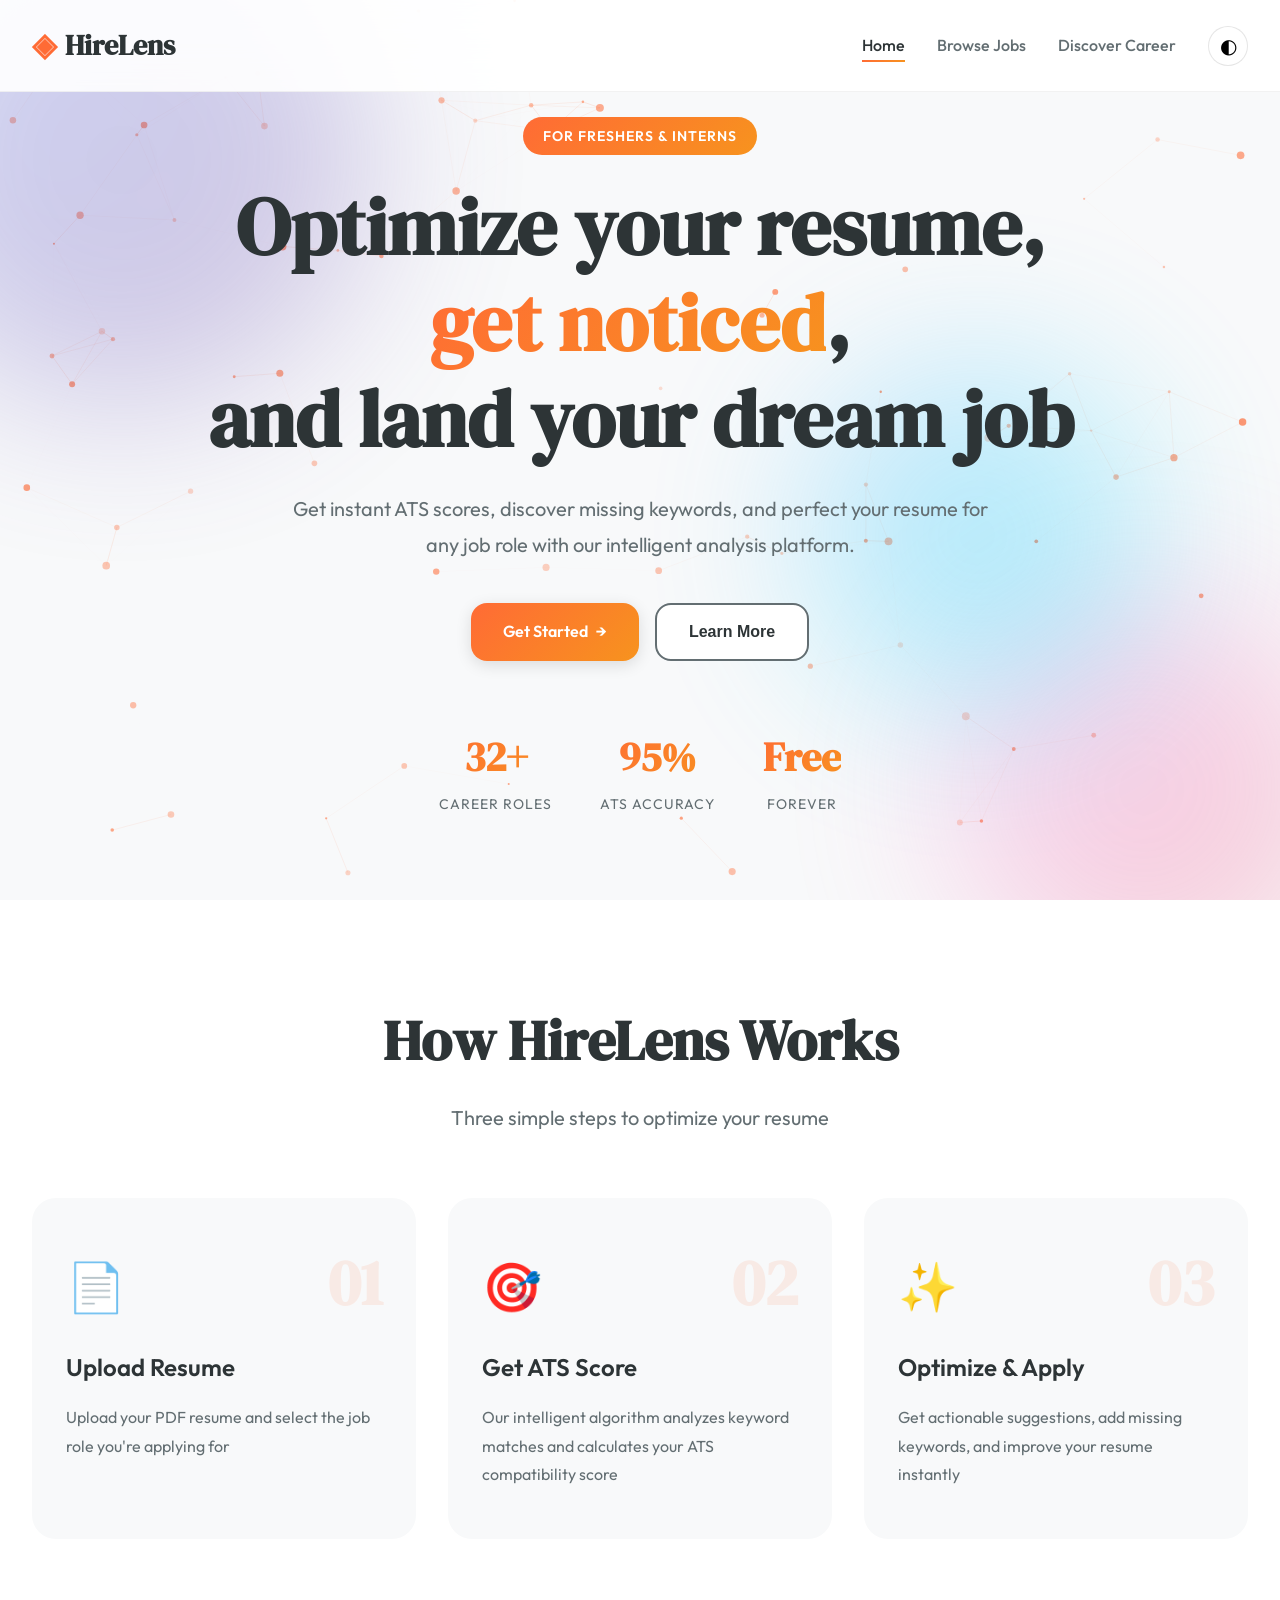
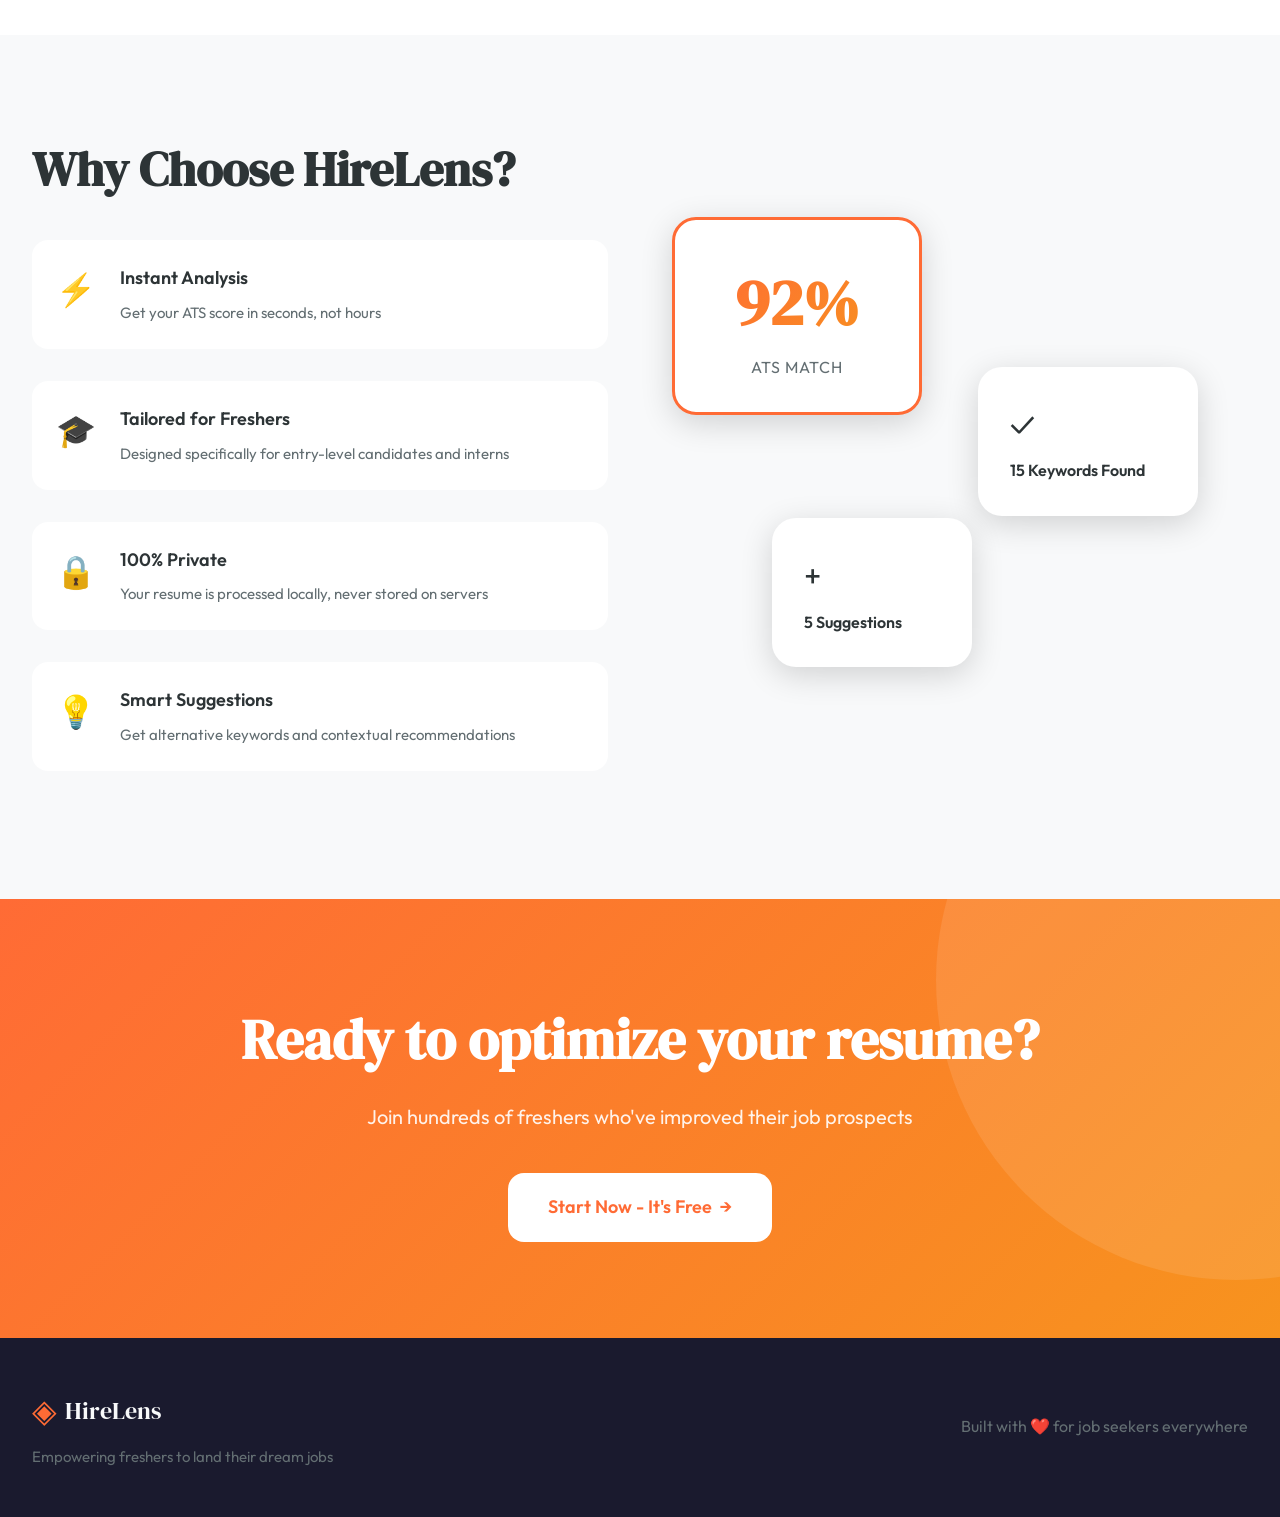
<file: index.html>
<!DOCTYPE html>
<html lang="en">
<head>
    <meta charset="UTF-8">
    <meta name="viewport" content="width=device-width, initial-scale=1.0">
    <title>HireLens - Optimize Your Resume for ATS</title>
    <link rel="stylesheet" href="styles.css">
    <link rel="preconnect" href="https://fonts.googleapis.com">
    <link rel="preconnect" href="https://fonts.gstatic.com" crossorigin>
    <link href="https://fonts.googleapis.com/css2?family=DM+Serif+Display:ital@0;1&family=Outfit:wght@300;400;500;600;700&display=swap" rel="stylesheet">
</head>
<body>
    <!-- Navigation -->
    <nav class="navbar">
        <div class="nav-container">
            <a href="index.html" class="logo">
                <span class="logo-icon">◈</span>
                HireLens
            </a>
            <div class="nav-links">
                <a href="index.html" class="nav-link active">Home</a>
                <a href="jobs.html" class="nav-link">Browse Jobs</a>
                <a href="discover.html" class="nav-link">Discover Career</a>
                <button class="theme-toggle" id="themeToggle" aria-label="Toggle theme">
                    <span class="theme-icon">◐</span>
                </button>
            </div>
        </div>
    </nav>

    <!-- Hero Section -->
    <section class="hero">
        <div class="hero-bg">
            <canvas id="particleCanvas"></canvas>
            <div class="gradient-orb orb-1"></div>
            <div class="gradient-orb orb-2"></div>
            <div class="gradient-orb orb-3"></div>
        </div>
        
        <div class="hero-content">
            <div class="hero-badge fade-in">For Freshers & Interns</div>
            <h1 class="hero-title fade-in-up">
                Optimize your resume,<br>
                <span class="highlight">get noticed</span>,<br>
                and land your dream job
            </h1>
            <p class="hero-subtitle fade-in-up-delay">
                Get instant ATS scores, discover missing keywords, and perfect your resume 
                for any job role with our intelligent analysis platform.
            </p>
            <div class="hero-actions fade-in-up-delay-2">
                <a href="jobs.html" class="btn btn-primary">
                    Get Started
                    <span class="btn-arrow">→</span>
                </a>
                <button class="btn btn-secondary" onclick="scrollToFeatures()">
                    Learn More
                </button>
            </div>
            
            <div class="hero-stats fade-in-up-delay-3">
                <div class="stat">
                    <div class="stat-number">32+</div>
                    <div class="stat-label">Career Roles</div>
                </div>
                <div class="stat">
                    <div class="stat-number">95%</div>
                    <div class="stat-label">ATS Accuracy</div>
                </div>
                <div class="stat">
                    <div class="stat-number">Free</div>
                    <div class="stat-label">Forever</div>
                </div>
            </div>
        </div>
    </section>

    <!-- Features Section -->
    <section class="features" id="features">
        <div class="container">
            <div class="section-header">
                <h2 class="section-title">How HireLens Works</h2>
                <p class="section-subtitle">Three simple steps to optimize your resume</p>
            </div>
            
            <div class="features-grid">
                <div class="feature-card">
                    <div class="feature-icon">📄</div>
                    <h3 class="feature-title">Upload Resume</h3>
                    <p class="feature-description">
                        Upload your PDF resume and select the job role you're applying for
                    </p>
                    <div class="feature-number">01</div>
                </div>
                
                <div class="feature-card">
                    <div class="feature-icon">🎯</div>
                    <h3 class="feature-title">Get ATS Score</h3>
                    <p class="feature-description">
                        Our intelligent algorithm analyzes keyword matches and calculates your ATS compatibility score
                    </p>
                    <div class="feature-number">02</div>
                </div>
                
                <div class="feature-card">
                    <div class="feature-icon">✨</div>
                    <h3 class="feature-title">Optimize & Apply</h3>
                    <p class="feature-description">
                        Get actionable suggestions, add missing keywords, and improve your resume instantly
                    </p>
                    <div class="feature-number">03</div>
                </div>
            </div>
        </div>
    </section>

    <!-- Benefits Section -->
    <section class="benefits">
        <div class="container">
            <div class="benefits-content">
                <div class="benefits-left">
                    <h2 class="benefits-title">Why Choose HireLens?</h2>
                    <div class="benefit-item">
                        <div class="benefit-icon">⚡</div>
                        <div class="benefit-text">
                            <h4>Instant Analysis</h4>
                            <p>Get your ATS score in seconds, not hours</p>
                        </div>
                    </div>
                    <div class="benefit-item">
                        <div class="benefit-icon">🎓</div>
                        <div class="benefit-text">
                            <h4>Tailored for Freshers</h4>
                            <p>Designed specifically for entry-level candidates and interns</p>
                        </div>
                    </div>
                    <div class="benefit-item">
                        <div class="benefit-icon">🔒</div>
                        <div class="benefit-text">
                            <h4>100% Private</h4>
                            <p>Your resume is processed locally, never stored on servers</p>
                        </div>
                    </div>
                    <div class="benefit-item">
                        <div class="benefit-icon">💡</div>
                        <div class="benefit-text">
                            <h4>Smart Suggestions</h4>
                            <p>Get alternative keywords and contextual recommendations</p>
                        </div>
                    </div>
                </div>
                <div class="benefits-right">
                    <div class="benefits-visual">
                        <div class="visual-card card-1">
                            <div class="visual-score">92%</div>
                            <div class="visual-label">ATS Match</div>
                        </div>
                        <div class="visual-card card-2">
                            <div class="visual-icon">✓</div>
                            <div class="visual-text">15 Keywords Found</div>
                        </div>
                        <div class="visual-card card-3">
                            <div class="visual-icon">+</div>
                            <div class="visual-text">5 Suggestions</div>
                        </div>
                    </div>
                </div>
            </div>
        </div>
    </section>

    <!-- CTA Section -->
    <section class="cta">
        <div class="container">
            <div class="cta-content">
                <h2 class="cta-title">Ready to optimize your resume?</h2>
                <p class="cta-subtitle">Join hundreds of freshers who've improved their job prospects</p>
                <a href="jobs.html" class="btn btn-large">
                    Start Now - It's Free
                    <span class="btn-arrow">→</span>
                </a>
            </div>
        </div>
    </section>

    <!-- Footer -->
    <footer class="footer">
        <div class="container">
            <div class="footer-content">
                <div class="footer-left">
                    <div class="footer-logo">
                        <span class="logo-icon">◈</span>
                        HireLens
                    </div>
                    <p class="footer-tagline">Empowering freshers to land their dream jobs</p>
                </div>
                <div class="footer-right">
                    <p class="footer-text">
                        Built with ❤️ for job seekers everywhere
                    </p>
                </div>
            </div>
        </div>
    </footer>

    <script src="particles.js"></script>
    <script src="script.js"></script>
</body>
</html>
</file>
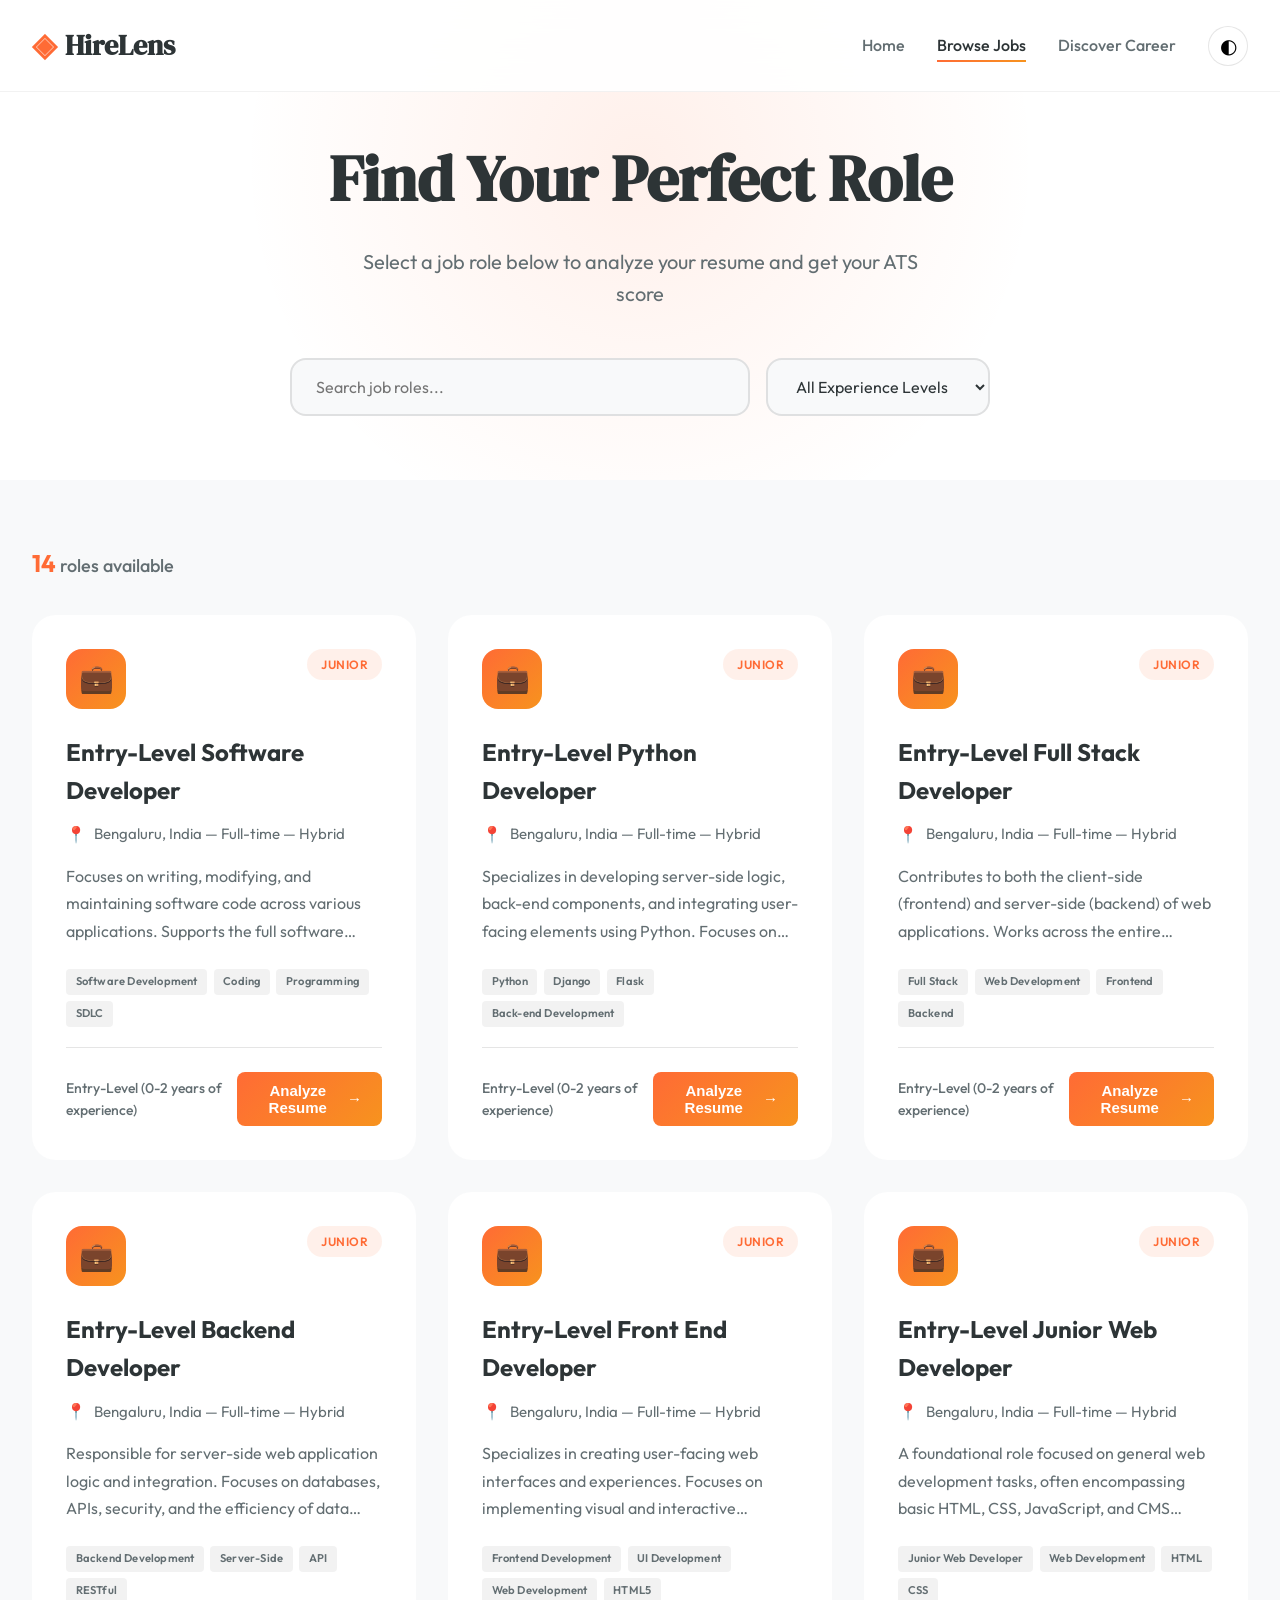
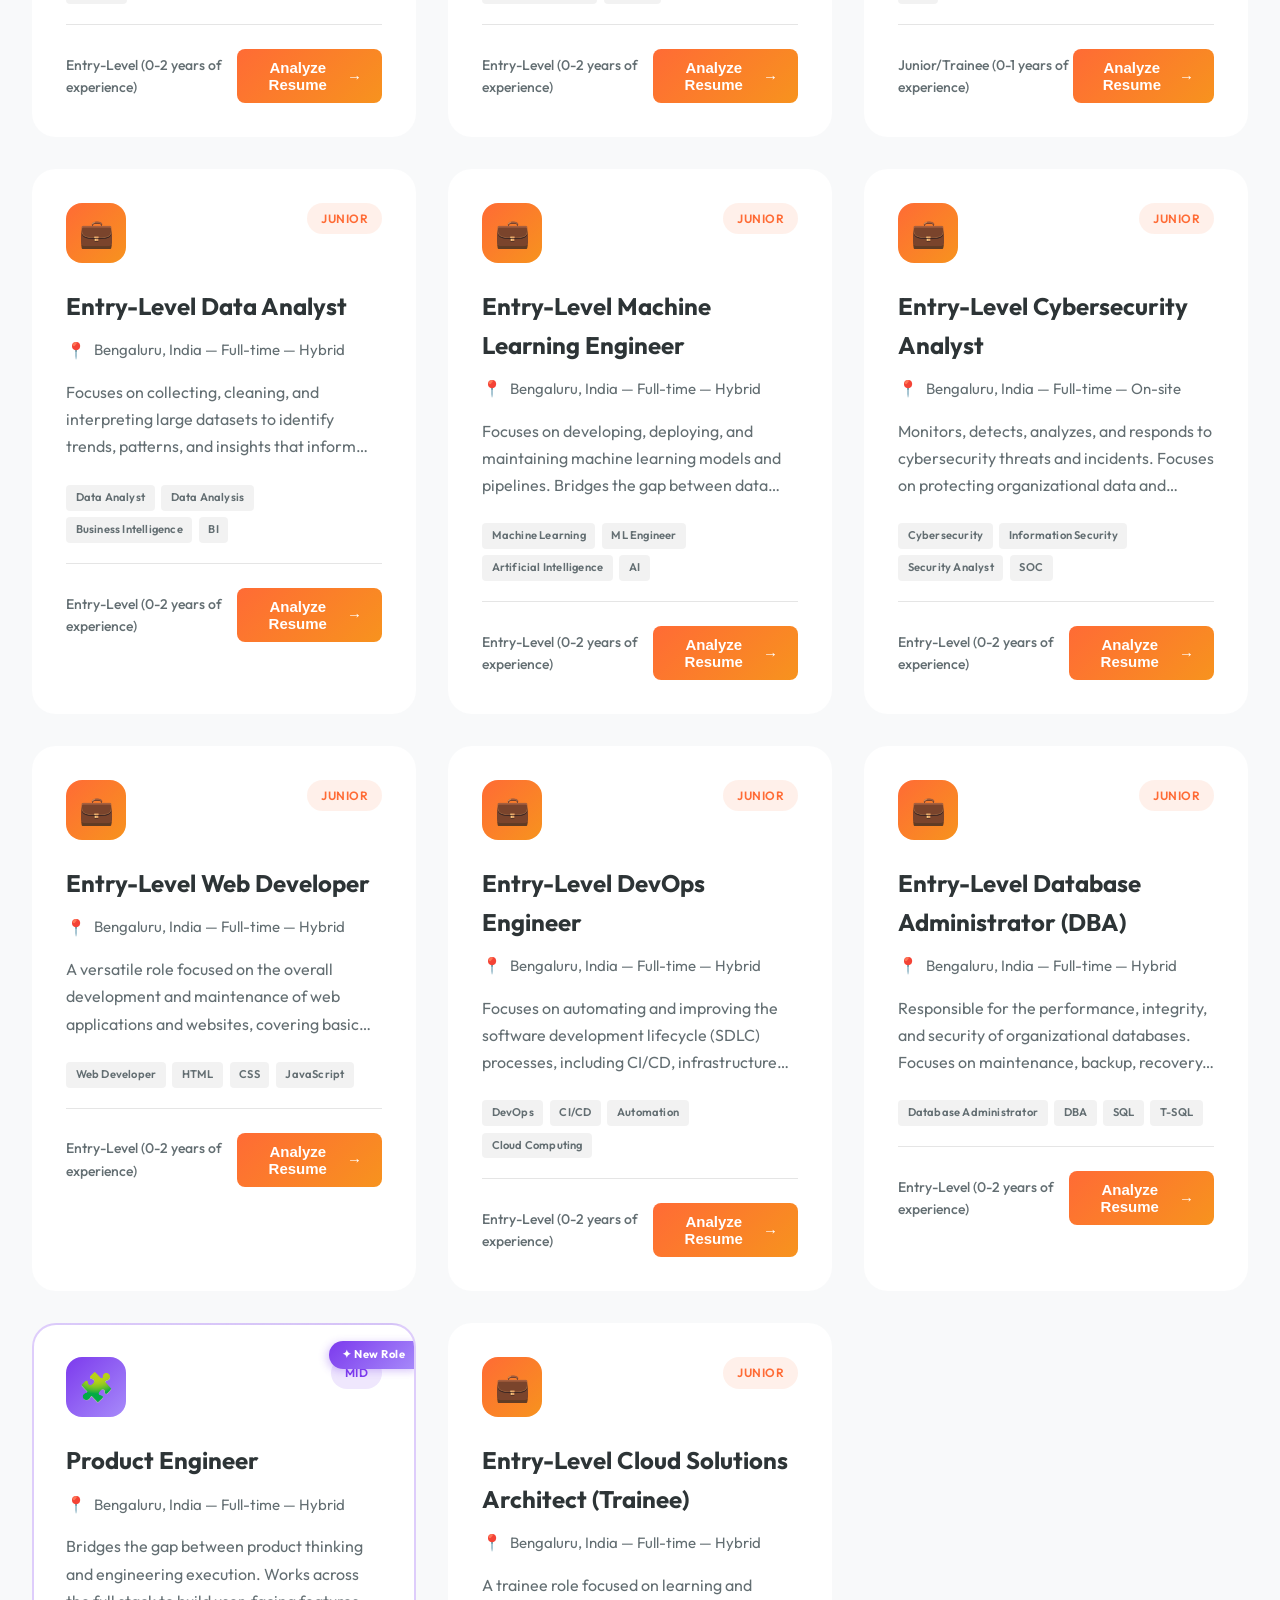
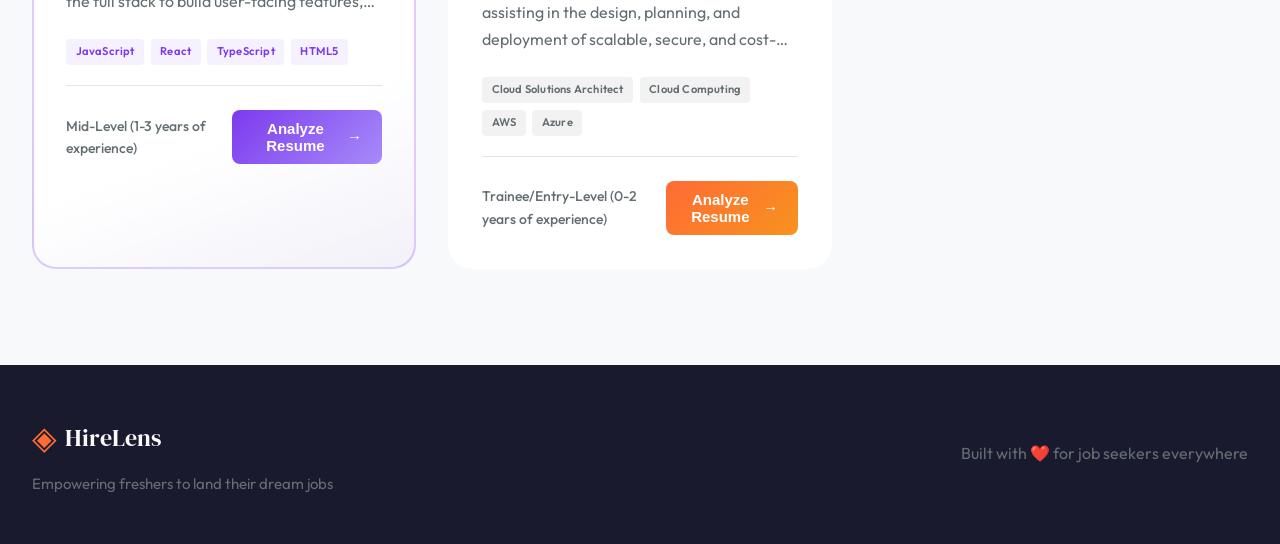
<file: jobs.html>
<!DOCTYPE html>
<html lang="en">
<head>
    <meta charset="UTF-8">
    <meta name="viewport" content="width=device-width, initial-scale=1.0">
    <title>Browse Jobs - HireLens</title>
    <link rel="stylesheet" href="styles.css">
    <link rel="stylesheet" href="jobs.css">
    <link rel="preconnect" href="https://fonts.googleapis.com">
    <link rel="preconnect" href="https://fonts.gstatic.com" crossorigin>
    <link href="https://fonts.googleapis.com/css2?family=DM+Serif+Display:ital@0;1&family=Outfit:wght@300;400;500;600;700&display=swap" rel="stylesheet">
</head>
<body>
    <!-- Navigation -->
    <nav class="navbar">
        <div class="nav-container">
            <a href="index.html" class="logo">
                <span class="logo-icon">◈</span>
                HireLens
            </a>
            <div class="nav-links">
                <a href="index.html" class="nav-link">Home</a>
                <a href="jobs.html" class="nav-link active">Browse Jobs</a>
                <a href="discover.html" class="nav-link ">Discover Career</a>
                <button class="theme-toggle" id="themeToggle" aria-label="Toggle theme">
                    <span class="theme-icon">◐</span>
                </button>
            </div>
        </div>
    </nav>

    <!-- Jobs Header -->
    <section class="jobs-header">
        <div class="container">
            <h1 class="page-title fade-in">Find Your Perfect Role</h1>
            <p class="page-subtitle fade-in-up">
                Select a job role below to analyze your resume and get your ATS score
            </p>
            <div class="search-filter fade-in-up-delay">
                <input type="text" id="searchInput" class="search-input" placeholder="Search job roles...">
                <select id="levelFilter" class="level-filter">
                    <option value="all">All Experience Levels</option>
                    <option value="junior">Junior / Entry Level</option>
                    <option value="mid">Mid-Level</option>
                    <option value="senior">Senior</option>
                </select>
            </div>
        </div>
    </section>

    <!-- Jobs Grid -->
    <section class="jobs-section">
        <div class="container">
            <div class="jobs-count">
                <span id="jobCount">14</span> roles available
            </div>
            <div class="jobs-grid" id="jobsGrid">
                <!-- Jobs will be dynamically inserted here -->
            </div>
        </div>
    </section>

    <!-- Footer -->
    <footer class="footer">
        <div class="container">
            <div class="footer-content">
                <div class="footer-left">
                    <div class="footer-logo">
                        <span class="logo-icon">◈</span>
                        HireLens
                    </div>
                    <p class="footer-tagline">Empowering freshers to land their dream jobs</p>
                </div>
                <div class="footer-right">
                    <p class="footer-text">
                        Built with ❤️ for job seekers everywhere
                    </p>
                </div>
            </div>
        </div>
    </footer>

    <script src="jobDescriptions.js"></script>
    <script src="jobs.js"></script>
    <script src="script.js"></script>
</body>
</html>
</file>
<file: styles.css>
/* ===== CSS VARIABLES ===== */
:root {
    --primary: #ff6b35;
    --primary-dark: #e85a2a;
    --secondary: #f7931e;
    --accent: #004e89;
    --dark: #1a1a2e;
    --dark-alt: #16213e;
    --light: #f8f9fa;
    --text: #2d3436;
    --text-light: #636e72;
    --white: #ffffff;
    --gradient-1: linear-gradient(135deg, #667eea 0%, #764ba2 100%);
    --gradient-2: linear-gradient(135deg, #f093fb 0%, #f5576c 100%);
    --gradient-3: linear-gradient(135deg, #4facfe 0%, #00f2fe 100%);
    --gradient-primary: linear-gradient(135deg, var(--primary) 0%, var(--secondary) 100%);
    --shadow-sm: 0 2px 8px rgba(0, 0, 0, 0.08);
    --shadow-md: 0 4px 16px rgba(0, 0, 0, 0.12);
    --shadow-lg: 0 8px 32px rgba(0, 0, 0, 0.16);
    --shadow-xl: 0 16px 48px rgba(0, 0, 0, 0.2);
    --radius: 16px;
    --radius-sm: 8px;
    --radius-lg: 24px;
    --transition: all 0.3s cubic-bezier(0.4, 0, 0.2, 1);
}

[data-theme="dark"] {
    --light: #1a1a2e;
    --dark: #f8f9fa;
    --dark-alt: #e9ecef;
    --text: #e9ecef;
    --text-light: #adb5bd;
    --white: #16213e;
    --shadow-sm: 0 2px 8px rgba(255, 255, 255, 0.05);
    --shadow-md: 0 4px 16px rgba(255, 255, 255, 0.08);
    --shadow-lg: 0 8px 32px rgba(255, 255, 255, 0.12);
    --shadow-xl: 0 16px 48px rgba(255, 255, 255, 0.16);
}

/* ===== RESET & BASE ===== */
* {
    margin: 0;
    padding: 0;
    box-sizing: border-box;
}

html {
    scroll-behavior: smooth;
    font-size: 16px;
}

body {
    font-family: 'Outfit', -apple-system, BlinkMacSystemFont, 'Segoe UI', sans-serif;
    background: var(--light);
    color: var(--text);
    line-height: 1.6;
    overflow-x: hidden;
    transition: background 0.3s ease, color 0.3s ease;
}

/* ===== NAVIGATION ===== */
.navbar {
    position: fixed;
    top: 0;
    left: 0;
    right: 0;
    z-index: 1000;
    background: rgba(255, 255, 255, 0.9);
    backdrop-filter: blur(20px);
    border-bottom: 1px solid rgba(0, 0, 0, 0.05);
    transition: var(--transition);
}

[data-theme="dark"] .navbar {
    background: rgba(26, 26, 46, 0.9);
    border-bottom: 1px solid rgba(255, 255, 255, 0.05);
}

.nav-container {
    max-width: 1400px;
    margin: 0 auto;
    padding: 1.25rem 2rem;
    display: flex;
    justify-content: space-between;
    align-items: center;
}

.logo {
    font-family: 'DM Serif Display', serif;
    font-size: 1.75rem;
    font-weight: 600;
    color: var(--text);
    text-decoration: none;
    display: flex;
    align-items: center;
    gap: 0.5rem;
    transition: var(--transition);
}

.logo-icon {
    color: var(--primary);
    font-size: 2rem;
    transition: var(--transition);
}

.logo:hover .logo-icon {
    transform: rotate(90deg);
}

.nav-links {
    display: flex;
    align-items: center;
    gap: 2rem;
}

.nav-link {
    color: var(--text-light);
    text-decoration: none;
    font-weight: 500;
    position: relative;
    transition: var(--transition);
}

.nav-link::after {
    content: '';
    position: absolute;
    bottom: -4px;
    left: 0;
    width: 0;
    height: 2px;
    background: var(--gradient-primary);
    transition: width 0.3s ease;
}

.nav-link:hover,
.nav-link.active {
    color: var(--text);
}

.nav-link:hover::after,
.nav-link.active::after {
    width: 100%;
}

.theme-toggle {
    background: var(--white);
    border: 1px solid rgba(0, 0, 0, 0.1);
    border-radius: 50%;
    width: 40px;
    height: 40px;
    display: flex;
    align-items: center;
    justify-content: center;
    cursor: pointer;
    transition: var(--transition);
    font-size: 1.25rem;
}

.theme-toggle:hover {
    transform: rotate(180deg);
    box-shadow: var(--shadow-md);
}

/* ===== HERO SECTION ===== */
.hero {
    position: relative;
    min-height: 100vh;
    display: flex;
    align-items: center;
    justify-content: center;
    padding: 6rem 2rem 4rem;
    overflow: hidden;
}

.hero-bg {
    position: absolute;
    top: 0;
    left: 0;
    width: 100%;
    height: 100%;
    z-index: 0;
}

#particleCanvas {
    position: absolute;
    top: 0;
    left: 0;
    width: 100%;
    height: 100%;
}

.gradient-orb {
    position: absolute;
    border-radius: 50%;
    filter: blur(80px);
    opacity: 0.3;
    animation: float 20s infinite ease-in-out;
}

.orb-1 {
    width: 500px;
    height: 500px;
    background: var(--gradient-1);
    top: -10%;
    left: -10%;
    animation-delay: 0s;
}

.orb-2 {
    width: 400px;
    height: 400px;
    background: var(--gradient-2);
    bottom: -10%;
    right: -5%;
    animation-delay: -7s;
}

.orb-3 {
    width: 350px;
    height: 350px;
    background: var(--gradient-3);
    top: 40%;
    right: 10%;
    animation-delay: -14s;
}

@keyframes float {
    0%, 100% {
        transform: translate(0, 0) scale(1);
    }
    33% {
        transform: translate(30px, -50px) scale(1.1);
    }
    66% {
        transform: translate(-20px, 30px) scale(0.9);
    }
}

.hero-content {
    position: relative;
    z-index: 1;
    max-width: 900px;
    text-align: center;
}

.hero-badge {
    display: inline-block;
    padding: 0.5rem 1.25rem;
    background: var(--gradient-primary);
    color: white;
    border-radius: 50px;
    font-size: 0.875rem;
    font-weight: 600;
    text-transform: uppercase;
    letter-spacing: 1px;
    margin-bottom: 1.5rem;
}

.hero-title {
    font-family: 'DM Serif Display', serif;
    font-size: clamp(2.5rem, 8vw, 5rem);
    line-height: 1.2;
    margin-bottom: 1.5rem;
    color: var(--text);
}

.highlight {
    background: var(--gradient-primary);
    -webkit-background-clip: text;
    -webkit-text-fill-color: transparent;
    background-clip: text;
}

.hero-subtitle {
    font-size: clamp(1rem, 2vw, 1.25rem);
    color: var(--text-light);
    max-width: 700px;
    margin: 0 auto 2.5rem;
    line-height: 1.8;
}

.hero-actions {
    display: flex;
    gap: 1rem;
    justify-content: center;
    flex-wrap: wrap;
    margin-bottom: 4rem;
}

/* ===== BUTTONS ===== */
.btn {
    display: inline-flex;
    align-items: center;
    gap: 0.5rem;
    padding: 1rem 2rem;
    font-size: 1rem;
    font-weight: 600;
    border-radius: var(--radius);
    text-decoration: none;
    border: none;
    cursor: pointer;
    transition: var(--transition);
    position: relative;
    overflow: hidden;
}

.btn-primary {
    background: var(--gradient-primary);
    color: white;
    box-shadow: var(--shadow-md);
}

.btn-primary:hover {
    transform: translateY(-2px);
    box-shadow: var(--shadow-lg);
}

.btn-primary::before {
    content: '';
    position: absolute;
    top: 0;
    left: -100%;
    width: 100%;
    height: 100%;
    background: linear-gradient(90deg, transparent, rgba(255, 255, 255, 0.3), transparent);
    transition: left 0.5s;
}

.btn-primary:hover::before {
    left: 100%;
}

.btn-secondary {
    background: var(--white);
    color: var(--text);
    border: 2px solid var(--text-light);
}

.btn-secondary:hover {
    border-color: var(--primary);
    color: var(--primary);
    transform: translateY(-2px);
}

.btn-large {
    padding: 1.25rem 2.5rem;
    font-size: 1.125rem;
}

.btn-arrow {
    transition: transform 0.3s ease;
}

.btn:hover .btn-arrow {
    transform: translateX(4px);
}

/* ===== STATS ===== */
.hero-stats {
    display: flex;
    justify-content: center;
    gap: 3rem;
    flex-wrap: wrap;
}

.stat {
    text-align: center;
}

.stat-number {
    font-family: 'DM Serif Display', serif;
    font-size: 2.5rem;
    font-weight: 700;
    background: var(--gradient-primary);
    -webkit-background-clip: text;
    -webkit-text-fill-color: transparent;
    background-clip: text;
}

.stat-label {
    font-size: 0.875rem;
    color: var(--text-light);
    text-transform: uppercase;
    letter-spacing: 1px;
    margin-top: 0.25rem;
}

/* ===== ANIMATIONS ===== */
.fade-in {
    animation: fadeIn 0.8s ease-out;
}

.fade-in-up {
    animation: fadeInUp 0.8s ease-out 0.2s backwards;
}

.fade-in-up-delay {
    animation: fadeInUp 0.8s ease-out 0.4s backwards;
}

.fade-in-up-delay-2 {
    animation: fadeInUp 0.8s ease-out 0.6s backwards;
}

.fade-in-up-delay-3 {
    animation: fadeInUp 0.8s ease-out 0.8s backwards;
}

@keyframes fadeIn {
    from {
        opacity: 0;
    }
    to {
        opacity: 1;
    }
}

@keyframes fadeInUp {
    from {
        opacity: 0;
        transform: translateY(30px);
    }
    to {
        opacity: 1;
        transform: translateY(0);
    }
}

/* ===== SECTIONS ===== */
.container {
    max-width: 1400px;
    margin: 0 auto;
    padding: 0 2rem;
}

.section-header {
    text-align: center;
    margin-bottom: 4rem;
}

.section-title {
    font-family: 'DM Serif Display', serif;
    font-size: clamp(2rem, 5vw, 3.5rem);
    margin-bottom: 1rem;
    color: var(--text);
}

.section-subtitle {
    font-size: 1.25rem;
    color: var(--text-light);
}

/* ===== FEATURES SECTION ===== */
.features {
    padding: 6rem 0;
    background: var(--white);
}

.features-grid {
    display: grid;
    grid-template-columns: repeat(auto-fit, minmax(300px, 1fr));
    gap: 2rem;
}

.feature-card {
    position: relative;
    padding: 3rem 2rem;
    background: var(--light);
    border-radius: var(--radius-lg);
    border: 2px solid transparent;
    transition: var(--transition);
    overflow: hidden;
}

.feature-card::before {
    content: '';
    position: absolute;
    top: 0;
    left: 0;
    width: 100%;
    height: 100%;
    background: var(--gradient-primary);
    opacity: 0;
    transition: opacity 0.3s ease;
}

.feature-card:hover {
    transform: translateY(-8px);
    box-shadow: var(--shadow-xl);
    border-color: var(--primary);
}

.feature-card:hover::before {
    opacity: 0.05;
}

.feature-icon {
    font-size: 3rem;
    margin-bottom: 1.5rem;
}

.feature-title {
    font-size: 1.5rem;
    font-weight: 600;
    margin-bottom: 1rem;
    color: var(--text);
}

.feature-description {
    color: var(--text-light);
    line-height: 1.8;
}

.feature-number {
    position: absolute;
    top: 2rem;
    right: 2rem;
    font-family: 'DM Serif Display', serif;
    font-size: 4rem;
    font-weight: 700;
    color: var(--primary);
    opacity: 0.1;
}

/* ===== BENEFITS SECTION ===== */
.benefits {
    padding: 6rem 0;
}

.benefits-content {
    display: grid;
    grid-template-columns: 1fr 1fr;
    gap: 4rem;
    align-items: center;
}

.benefits-title {
    font-family: 'DM Serif Display', serif;
    font-size: clamp(2rem, 4vw, 3rem);
    margin-bottom: 2rem;
    color: var(--text);
}

.benefit-item {
    display: flex;
    gap: 1.5rem;
    margin-bottom: 2rem;
    padding: 1.5rem;
    background: var(--white);
    border-radius: var(--radius);
    transition: var(--transition);
}

.benefit-item:hover {
    transform: translateX(8px);
    box-shadow: var(--shadow-md);
}

.benefit-icon {
    font-size: 2rem;
    flex-shrink: 0;
}

.benefit-text h4 {
    font-size: 1.125rem;
    font-weight: 600;
    margin-bottom: 0.5rem;
    color: var(--text);
}

.benefit-text p {
    color: var(--text-light);
    font-size: 0.9375rem;
}

.benefits-visual {
    position: relative;
    height: 500px;
}

.visual-card {
    position: absolute;
    background: var(--white);
    border-radius: var(--radius-lg);
    padding: 2rem;
    box-shadow: var(--shadow-lg);
    animation: float 6s infinite ease-in-out;
}

.card-1 {
    top: 0;
    left: 0;
    width: 250px;
    text-align: center;
    border: 3px solid var(--primary);
}

.visual-score {
    font-family: 'DM Serif Display', serif;
    font-size: 4rem;
    font-weight: 700;
    background: var(--gradient-primary);
    -webkit-background-clip: text;
    -webkit-text-fill-color: transparent;
    background-clip: text;
}

.visual-label {
    font-size: 1rem;
    color: var(--text-light);
    text-transform: uppercase;
    letter-spacing: 1px;
}

.card-2 {
    top: 150px;
    right: 50px;
    width: 220px;
    animation-delay: -2s;
}

.card-3 {
    bottom: 50px;
    left: 100px;
    width: 200px;
    animation-delay: -4s;
}

.visual-icon {
    font-size: 2rem;
    margin-bottom: 0.5rem;
}

.visual-text {
    font-weight: 600;
    color: var(--text);
}

/* ===== CTA SECTION ===== */
.cta {
    padding: 6rem 0;
    background: var(--gradient-primary);
    position: relative;
    overflow: hidden;
}

.cta::before {
    content: '';
    position: absolute;
    top: -50%;
    right: -20%;
    width: 600px;
    height: 600px;
    background: rgba(255, 255, 255, 0.1);
    border-radius: 50%;
}

.cta-content {
    position: relative;
    z-index: 1;
    text-align: center;
}

.cta-title {
    font-family: 'DM Serif Display', serif;
    font-size: clamp(2rem, 5vw, 3.5rem);
    color: white;
    margin-bottom: 1rem;
}

.cta-subtitle {
    font-size: 1.25rem;
    color: rgba(255, 255, 255, 0.9);
    margin-bottom: 2.5rem;
}

.cta .btn {
    background: white;
    color: var(--primary);
}

.cta .btn:hover {
    transform: translateY(-4px);
    box-shadow: 0 12px 32px rgba(0, 0, 0, 0.2);
}

/* ===== FOOTER ===== */
.footer {
    padding: 3rem 0;
    background: var(--dark);
    color: var(--light);
}

[data-theme="dark"] .footer {
    background: var(--dark-alt);
}

.footer-content {
    display: flex;
    justify-content: space-between;
    align-items: center;
    flex-wrap: wrap;
    gap: 2rem;
}

.footer-logo {
    font-family: 'DM Serif Display', serif;
    font-size: 1.5rem;
    display: flex;
    align-items: center;
    gap: 0.5rem;
    margin-bottom: 0.5rem;
}

.footer-tagline {
    color: var(--text-light);
    font-size: 0.9375rem;
}

.footer-text {
    color: var(--text-light);
}

/* ===== RESPONSIVE ===== */
@media (max-width: 968px) {
    .nav-links {
        gap: 1rem;
    }

    .hero {
        padding: 5rem 1.5rem 3rem;
    }

    .hero-actions {
        flex-direction: column;
        align-items: stretch;
    }

    .btn {
        width: 100%;
        justify-content: center;
    }

    .benefits-content {
        grid-template-columns: 1fr;
        gap: 3rem;
    }

    .benefits-visual {
        height: 400px;
    }

    .footer-content {
        flex-direction: column;
        text-align: center;
    }
}

@media (max-width: 640px) {
    .nav-container {
        padding: 1rem 1.5rem;
    }

    .logo {
        font-size: 1.5rem;
    }

    .nav-link {
        font-size: 0.9375rem;
    }

    .hero-stats {
        gap: 2rem;
    }

    .stat-number {
        font-size: 2rem;
    }

    .features-grid {
        grid-template-columns: 1fr;
    }
}
</file>
<file: jobs.css>
/* ===== JOBS PAGE STYLES ===== */

.jobs-header {
    padding: 8rem 0 4rem;
    text-align: center;
    background: var(--white);
    position: relative;
    overflow: hidden;
}

.jobs-header::before {
    content: '';
    position: absolute;
    top: -50%;
    left: 50%;
    transform: translateX(-50%);
    width: 800px;
    height: 800px;
    background: radial-gradient(circle, rgba(255, 107, 53, 0.1) 0%, transparent 70%);
    pointer-events: none;
}

.page-title {
    font-family: 'DM Serif Display', serif;
    font-size: clamp(2.5rem, 6vw, 4rem);
    margin-bottom: 1rem;
    color: var(--text);
    position: relative;
    z-index: 1;
}

.page-subtitle {
    font-size: 1.25rem;
    color: var(--text-light);
    max-width: 600px;
    margin: 0 auto 3rem;
    position: relative;
    z-index: 1;
}

.search-filter {
    display: flex;
    gap: 1rem;
    max-width: 700px;
    margin: 0 auto;
    position: relative;
    z-index: 1;
}

.search-input,
.level-filter {
    padding: 1rem 1.5rem;
    border: 2px solid rgba(0, 0, 0, 0.1);
    border-radius: var(--radius);
    font-family: 'Outfit', sans-serif;
    font-size: 1rem;
    background: var(--light);
    color: var(--text);
    transition: var(--transition);
}

[data-theme="dark"] .search-input,
[data-theme="dark"] .level-filter {
    border-color: rgba(255, 255, 255, 0.1);
}

.search-input {
    flex: 1;
}

.search-input:focus,
.level-filter:focus {
    outline: none;
    border-color: var(--primary);
    box-shadow: 0 0 0 4px rgba(255, 107, 53, 0.1);
}

.level-filter {
    min-width: 220px;
}

/* Jobs Section */
.jobs-section {
    padding: 4rem 0 6rem;
}

.jobs-count {
    font-size: 1.125rem;
    color: var(--text-light);
    margin-bottom: 2rem;
    font-weight: 500;
}

.jobs-count span {
    color: var(--primary);
    font-weight: 700;
    font-size: 1.5rem;
}

.jobs-grid {
    display: grid;
    grid-template-columns: repeat(auto-fill, minmax(350px, 1fr));
    gap: 2rem;
}

/* Job Cards */
.job-card {
    background: var(--white);
    border-radius: var(--radius-lg);
    padding: 2rem;
    border: 2px solid transparent;
    cursor: pointer;
    transition: var(--transition);
    position: relative;
    overflow: hidden;
}

.job-card::before {
    content: '';
    position: absolute;
    top: 0;
    left: 0;
    width: 100%;
    height: 4px;
    background: var(--gradient-primary);
    transform: scaleX(0);
    transform-origin: left;
    transition: transform 0.3s ease;
}

.job-card:hover::before {
    transform: scaleX(1);
}

.job-card:hover {
    transform: translateY(-8px);
    box-shadow: var(--shadow-xl);
    border-color: var(--primary);
}

.job-card-header {
    display: flex;
    justify-content: space-between;
    align-items: flex-start;
    margin-bottom: 1.5rem;
}

.job-icon {
    width: 60px;
    height: 60px;
    background: var(--gradient-primary);
    border-radius: var(--radius);
    display: flex;
    align-items: center;
    justify-content: center;
    font-size: 1.75rem;
    color: white;
    flex-shrink: 0;
}

.job-badge {
    padding: 0.375rem 0.875rem;
    background: rgba(255, 107, 53, 0.1);
    color: var(--primary);
    border-radius: 50px;
    font-size: 0.75rem;
    font-weight: 600;
    text-transform: uppercase;
    letter-spacing: 0.5px;
}

.job-title {
    font-size: 1.5rem;
    font-weight: 700;
    color: var(--text);
    margin-bottom: 0.75rem;
}

.job-location {
    display: flex;
    align-items: center;
    gap: 0.5rem;
    color: var(--text-light);
    font-size: 0.9375rem;
    margin-bottom: 1rem;
}

.location-icon {
    font-size: 1rem;
}

.job-summary {
    color: var(--text-light);
    line-height: 1.7;
    margin-bottom: 1.5rem;
    display: -webkit-box;
    -webkit-line-clamp: 3;
    -webkit-box-orient: vertical;
    overflow: hidden;
}

.job-card-footer {
    display: flex;
    justify-content: space-between;
    align-items: center;
    padding-top: 1.5rem;
    border-top: 1px solid rgba(0, 0, 0, 0.1);
}

[data-theme="dark"] .job-card-footer {
    border-top-color: rgba(255, 255, 255, 0.1);
}

.job-level {
    font-size: 0.875rem;
    color: var(--text-light);
    font-weight: 500;
}

.analyze-btn {
    padding: 0.625rem 1.25rem;
    background: var(--gradient-primary);
    color: white;
    border: none;
    border-radius: var(--radius-sm);
    font-weight: 600;
    font-size: 0.9375rem;
    cursor: pointer;
    transition: var(--transition);
    display: inline-flex;
    align-items: center;
    gap: 0.5rem;
}

.analyze-btn:hover {
    transform: translateX(4px);
    box-shadow: var(--shadow-md);
}

.arrow-icon {
    transition: transform 0.3s ease;
}

.analyze-btn:hover .arrow-icon {
    transform: translateX(4px);
}

/* Empty State */
.empty-state {
    text-align: center;
    padding: 4rem 2rem;
}

.empty-icon {
    font-size: 4rem;
    margin-bottom: 1rem;
    opacity: 0.3;
}

.empty-title {
    font-size: 1.5rem;
    font-weight: 600;
    color: var(--text);
    margin-bottom: 0.5rem;
}

.empty-text {
    color: var(--text-light);
}

/* Job Icons Mapping */
.icon-software { content: '💻'; }
.icon-python { content: '🐍'; }
.icon-fullstack { content: '⚡'; }
.icon-backend { content: '⚙️'; }
.icon-frontend { content: '🎨'; }
.icon-junior { content: '🌱'; }
.icon-data { content: '📊'; }
.icon-ml { content: '🤖'; }
.icon-security { content: '🔒'; }
.icon-web { content: '🌐'; }
.icon-devops { content: '🚀'; }
.icon-dba { content: '💾'; }
.icon-cloud { content: '☁️'; }

/* Responsive */
@media (max-width: 968px) {
    .search-filter {
        flex-direction: column;
    }

    .level-filter {
        width: 100%;
    }

    .jobs-grid {
        grid-template-columns: repeat(auto-fill, minmax(280px, 1fr));
        gap: 1.5rem;
    }
}

@media (max-width: 640px) {
    .jobs-header {
        padding: 6rem 0 3rem;
    }

    .jobs-grid {
        grid-template-columns: 1fr;
    }

    .job-card {
        padding: 1.5rem;
    }

    .job-card-footer {
        flex-direction: column;
        gap: 1rem;
        align-items: stretch;
    }

    .analyze-btn {
        width: 100%;
        justify-content: center;
    }
}

/* Animation for cards */
@keyframes slideInUp {
    from {
        opacity: 0;
        transform: translateY(30px);
    }
    to {
        opacity: 1;
        transform: translateY(0);
    }
}

.job-card {
    animation: slideInUp 0.6s ease-out backwards;
}

.job-card:nth-child(1) { animation-delay: 0.1s; }
.job-card:nth-child(2) { animation-delay: 0.15s; }
.job-card:nth-child(3) { animation-delay: 0.2s; }
.job-card:nth-child(4) { animation-delay: 0.25s; }
.job-card:nth-child(5) { animation-delay: 0.3s; }
.job-card:nth-child(6) { animation-delay: 0.35s; }
.job-card:nth-child(7) { animation-delay: 0.4s; }
.job-card:nth-child(8) { animation-delay: 0.45s; }
.job-card:nth-child(9) { animation-delay: 0.5s; }
.job-card:nth-child(10) { animation-delay: 0.55s; }
.job-card:nth-child(11) { animation-delay: 0.6s; }
.job-card:nth-child(12) { animation-delay: 0.65s; }
.job-card:nth-child(13) { animation-delay: 0.7s; }

/* ===== PRODUCT ENGINEER & FEATURED CARD ENHANCEMENTS ===== */

/* Featured card variant */
.job-card--featured {
    border-color: rgba(124, 58, 237, 0.25);
    background: linear-gradient(160deg, var(--white) 70%, rgba(124, 58, 237, 0.04) 100%);
}

.job-card--featured:hover {
    border-color: #7c3aed;
    box-shadow: 0 20px 60px rgba(124, 58, 237, 0.15);
}

.job-card--featured::before {
    background: linear-gradient(135deg, #7c3aed 0%, #a78bfa 100%);
}

/* Ribbon badge for new/featured roles */
.job-featured-ribbon {
    position: absolute;
    top: 1rem;
    right: -0.25rem;
    background: linear-gradient(135deg, #7c3aed 0%, #a78bfa 100%);
    color: white;
    font-size: 0.7rem;
    font-weight: 700;
    letter-spacing: 0.5px;
    padding: 0.3rem 0.8rem;
    border-radius: 50px 0 0 50px;
    box-shadow: -2px 2px 8px rgba(124, 58, 237, 0.3);
    z-index: 2;
}

/* Accent button variant */
.analyze-btn--accent {
    background: linear-gradient(135deg, #7c3aed 0%, #a78bfa 100%) !important;
}

/* Skill chips preview row on job cards */
.skill-chips-row {
    display: flex;
    flex-wrap: wrap;
    gap: 0.4rem;
    margin-bottom: 1.25rem;
}

.skill-chip {
    font-size: 0.7rem;
    font-weight: 600;
    padding: 0.25rem 0.6rem;
    background: rgba(0, 0, 0, 0.05);
    color: var(--text-light);
    border-radius: 4px;
    letter-spacing: 0.2px;
    transition: var(--transition);
}

[data-theme="dark"] .skill-chip {
    background: rgba(255, 255, 255, 0.07);
}

.job-card--featured .skill-chip {
    background: rgba(124, 58, 237, 0.07);
    color: #7c3aed;
}

.job-card:nth-child(14) { animation-delay: 0.75s; }
</file>
